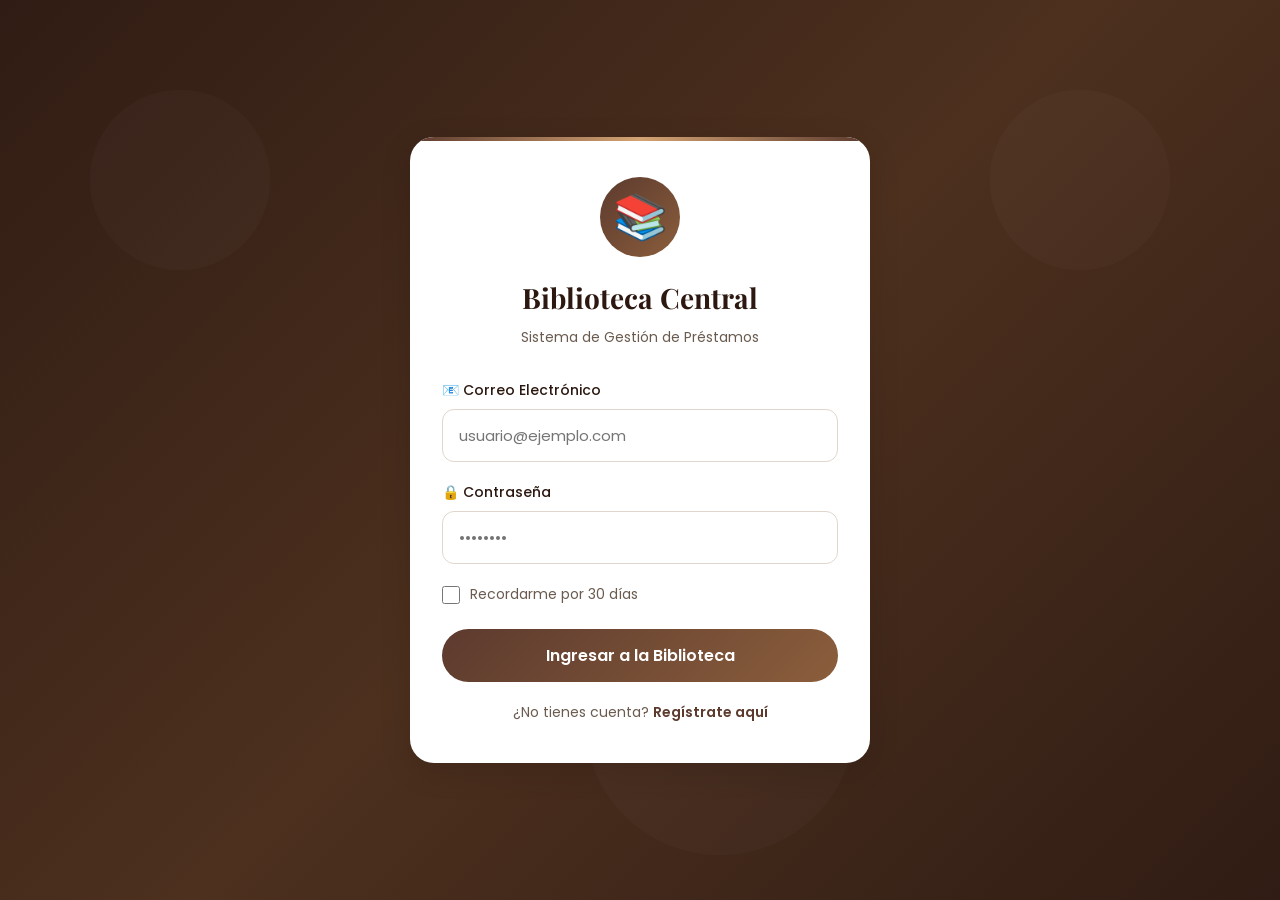
<file: index.html>
<!DOCTYPE html>
<html lang="es">
<head>
    <meta charset="UTF-8">
    <meta name="viewport" content="width=device-width, initial-scale=1.0, user-scalable=yes">
    <title>Biblioteca Virtual - Iniciar Sesión</title>
    <link rel="stylesheet" href="style.css">
    <link href="https://fonts.googleapis.com/css2?family=Playfair+Display:wght@400;700&family=Poppins:wght@300;400;500;600&display=swap" rel="stylesheet">
</head>
<body class="login-body">
    <div class="library-bg"></div>
    <div class="container login-container">
        <div class="login-card">
            <div class="library-icon">
                <span class="icon">📚</span>
            </div>
            <h1>Biblioteca Central</h1>
            <p class="subtitle">Sistema de Gestión de Préstamos</p>
            
            <form action="login.php" method="POST" class="login-form">
                <div class="input-group">
                    <label>📧 Correo Electrónico</label>
                    <input type="email" name="email" placeholder="usuario@ejemplo.com" required>
                </div>
                
                <div class="input-group">
                    <label>🔒 Contraseña</label>
                    <input type="password" name="password" placeholder="••••••••" required>
                </div>
                
                <div class="remember-group">
                    <label class="checkbox-label">
                        <input type="checkbox" name="recordar">
                        <span>Recordarme por 30 días</span>
                    </label>
                </div>
                
                <button type="submit" class="btn-login">
                    <span>Ingresar a la Biblioteca</span>
                </button>
            </form>
            
            <div class="register-link">
                ¿No tienes cuenta? <a href="registro.html">Regístrate aquí</a>
            </div>
        </div>
    </div>
</body>
</html>
</file>
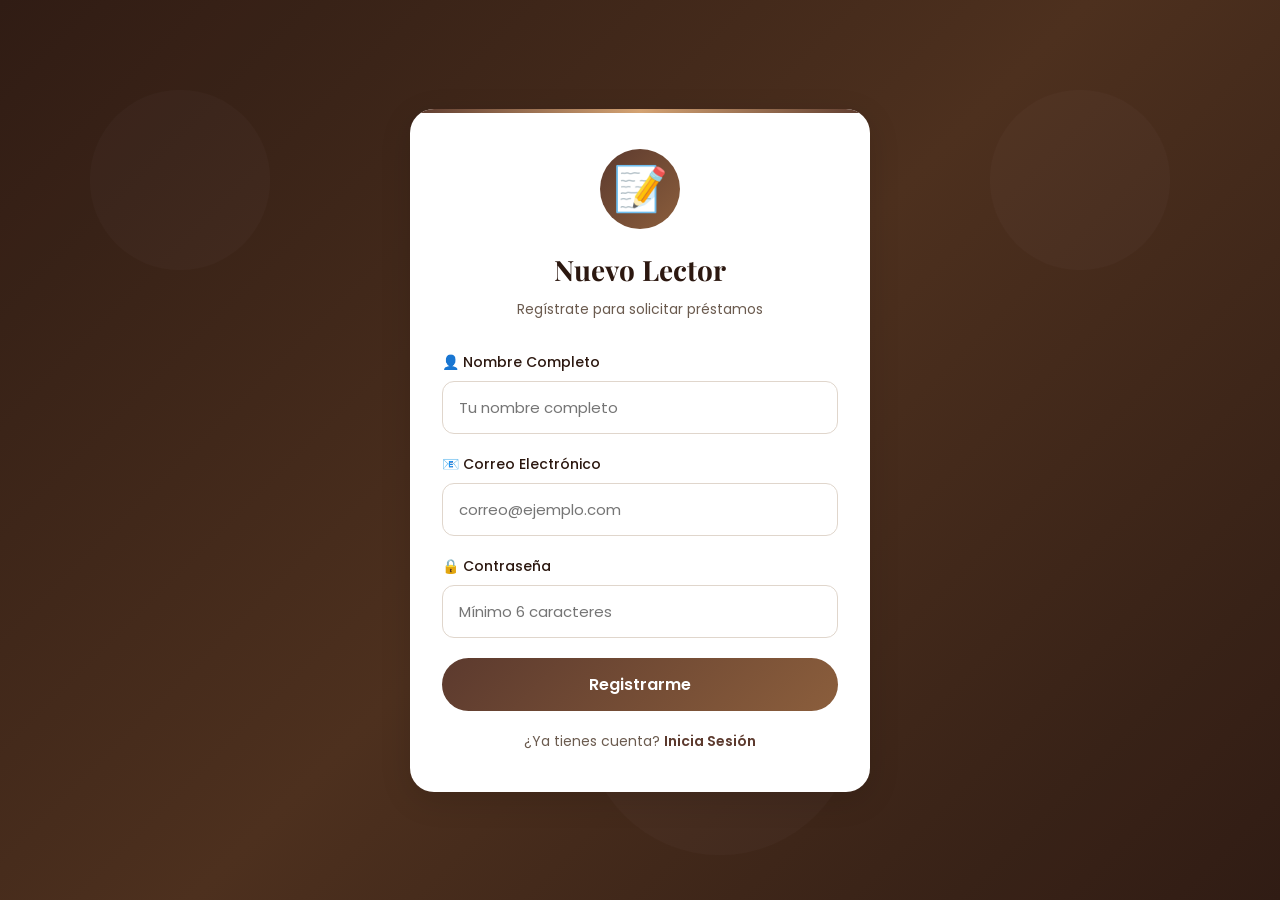
<file: registro.html>
<!DOCTYPE html>
<html lang="es">
<head>
    <meta charset="UTF-8">
    <meta name="viewport" content="width=device-width, initial-scale=1.0">
    <title>Biblioteca Central - Registro</title>
    <link rel="stylesheet" href="style.css">
    <link href="https://fonts.googleapis.com/css2?family=Playfair+Display:wght@400;700&family=Poppins:wght@300;400;500;600&display=swap" rel="stylesheet">
</head>
<body class="login-body">
    <div class="library-bg"></div>
    <div class="container login-container">
        <div class="login-card">
            <div class="library-icon">
                <span class="icon">📝</span>
            </div>
            <h1>Nuevo Lector</h1>
            <p class="subtitle">Regístrate para solicitar préstamos</p>
            
            <form action="registrar_usuario.php" method="POST" class="login-form">
                <div class="input-group">
                    <label>👤 Nombre Completo</label>
                    <input type="text" name="nombre" placeholder="Tu nombre completo" required>
                </div>
                
                <div class="input-group">
                    <label>📧 Correo Electrónico</label>
                    <input type="email" name="email" placeholder="correo@ejemplo.com" required>
                </div>
                
                <div class="input-group">
                    <label>🔒 Contraseña</label>
                    <input type="password" name="password" placeholder="Mínimo 6 caracteres" required>
                </div>
                
                <button type="submit" class="btn-login">
                    <span>Registrarme</span>
                </button>
            </form>
            
            <div class="register-link">
                ¿Ya tienes cuenta? <a href="index.html">Inicia Sesión</a>
            </div>
        </div>
    </div>
</body>
</html>
</file>
<file: style.css>
/* ===== RESET Y VARIABLES ===== */
* {
    margin: 0;
    padding: 0;
    box-sizing: border-box;
}

:root {
    --primary-dark: #2C1810;
    --primary: #5C3A2E;
    --primary-light: #8B5E3C;
    --secondary: #D4A373;
    --accent: #E6B17E;
    --background: #F9F6F0;
    --surface: #FFFFFF;
    --text-dark: #2C1810;
    --text-muted: #6B5B4F;
    --success: #2E7D32;
    --warning: #F57C00;
    --error: #D32F2F;
    --border: #E0D6CC;
    --shadow-sm: 0 2px 8px rgba(0,0,0,0.05);
    --shadow-md: 0 4px 16px rgba(0,0,0,0.08);
    --shadow-lg: 0 8px 32px rgba(0,0,0,0.12);
    --font-serif: 'Playfair Display', serif;
    --font-sans: 'Poppins', sans-serif;
}

body {
    font-family: var(--font-sans);
    background: var(--background);
    color: var(--text-dark);
    line-height: 1.5;
}

/* ===== FONDO DE BIBLIOTECA ===== */
.login-body {
    background: linear-gradient(135deg, #2C1810 0%, #4A2C1A 50%, #2C1810 100%);
    position: relative;
    min-height: 100vh;
}

.library-bg {
    position: fixed;
    top: 0;
    left: 0;
    width: 100%;
    height: 100%;
    background-image: url('data:image/svg+xml,<svg xmlns="http://www.w3.org/2000/svg" viewBox="0 0 1000 1000"><rect fill="rgba(255,255,255,0.02)" width="1000" height="1000"/><path fill="rgba(255,255,255,0.03)" d="M0,0 L1000,1000 M1000,0 L0,1000"/><circle fill="rgba(255,255,255,0.02)" cx="200" cy="200" r="100"/><circle fill="rgba(255,255,255,0.02)" cx="800" cy="800" r="150"/></svg>');
    background-repeat: repeat;
    pointer-events: none;
}

/* ===== LOGIN Y REGISTRO ===== */
.login-container {
    display: flex;
    justify-content: center;
    align-items: center;
    min-height: 100vh;
    padding: 20px;
    position: relative;
    z-index: 1;
}

.login-card {
    background: var(--surface);
    border-radius: 24px;
    padding: 40px 32px;
    width: 100%;
    max-width: 460px;
    box-shadow: var(--shadow-lg);
    text-align: center;
    position: relative;
    overflow: hidden;
}

.login-card::before {
    content: '';
    position: absolute;
    top: 0;
    left: 0;
    right: 0;
    height: 4px;
    background: linear-gradient(90deg, var(--primary), var(--secondary), var(--primary));
}

.library-icon {
    background: linear-gradient(135deg, var(--primary), var(--primary-light));
    width: 80px;
    height: 80px;
    border-radius: 50%;
    display: flex;
    align-items: center;
    justify-content: center;
    margin: 0 auto 20px;
}

.library-icon .icon {
    font-size: 44px;
}

.login-card h1 {
    font-family: var(--font-serif);
    font-size: 28px;
    color: var(--primary-dark);
    margin-bottom: 8px;
}

.subtitle {
    color: var(--text-muted);
    font-size: 14px;
    margin-bottom: 32px;
}

.login-form {
    text-align: left;
}

.input-group {
    margin-bottom: 20px;
}

.input-group label {
    display: block;
    font-weight: 500;
    font-size: 14px;
    color: var(--text-dark);
    margin-bottom: 8px;
}

.input-group input {
    width: 100%;
    padding: 14px 16px;
    border: 1.5px solid var(--border);
    border-radius: 12px;
    font-size: 15px;
    font-family: var(--font-sans);
    transition: all 0.2s ease;
    background: var(--surface);
}

.input-group input:focus {
    outline: none;
    border-color: var(--primary-light);
    box-shadow: 0 0 0 3px rgba(139, 94, 60, 0.1);
}

.remember-group {
    margin: 16px 0 24px;
}

.checkbox-label {
    display: flex;
    align-items: center;
    gap: 10px;
    cursor: pointer;
    font-size: 14px;
    color: var(--text-muted);
}

.checkbox-label input {
    width: 18px;
    height: 18px;
    cursor: pointer;
    accent-color: var(--primary);
}

.btn-login {
    width: 100%;
    padding: 14px;
    background: linear-gradient(135deg, var(--primary), var(--primary-light));
    color: white;
    border: none;
    border-radius: 40px;
    font-size: 16px;
    font-weight: 600;
    cursor: pointer;
    transition: all 0.2s ease;
    font-family: var(--font-sans);
    margin-bottom: 20px;
}

.btn-login:hover {
    transform: translateY(-2px);
    box-shadow: 0 6px 20px rgba(44, 24, 16, 0.3);
}

.register-link {
    text-align: center;
    font-size: 14px;
    color: var(--text-muted);
}

.register-link a {
    color: var(--primary);
    text-decoration: none;
    font-weight: 600;
}

.register-link a:hover {
    text-decoration: underline;
}

/* ===== DASHBOARD LAYOUT ===== */
.app-container {
    display: flex;
    min-height: 100vh;
}

/* Sidebar */
.sidebar-library {
    width: 280px;
    background: var(--surface);
    border-right: 1px solid var(--border);
    display: flex;
    flex-direction: column;
    position: fixed;
    height: 100vh;
    left: 0;
    top: 0;
    overflow-y: auto;
    z-index: 100;
}

.sidebar-header {
    padding: 28px 20px;
    border-bottom: 1px solid var(--border);
}

.logo {
    display: flex;
    align-items: center;
    gap: 12px;
    margin-bottom: 24px;
}

.logo-icon {
    font-size: 32px;
}

.logo-text {
    font-family: var(--font-serif);
    font-size: 22px;
    font-weight: 700;
    color: var(--primary-dark);
}

.user-badge {
    background: linear-gradient(135deg, var(--background), #F0E8E0);
    border-radius: 16px;
    padding: 12px;
    text-align: center;
}

.user-role {
    display: block;
    font-size: 11px;
    font-weight: 500;
    color: var(--secondary);
    text-transform: uppercase;
    letter-spacing: 1px;
    margin-bottom: 4px;
}

.user-name {
    display: block;
    font-weight: 600;
    font-size: 15px;
    color: var(--text-dark);
}

.admin-badge .user-role {
    color: var(--error);
}

.sidebar-nav {
    flex: 1;
    padding: 20px 16px;
    display: flex;
    flex-direction: column;
    gap: 8px;
}

.nav-item {
    display: flex;
    align-items: center;
    gap: 14px;
    padding: 12px 16px;
    border-radius: 12px;
    text-decoration: none;
    color: var(--text-muted);
    font-weight: 500;
    transition: all 0.2s ease;
}

.nav-icon {
    font-size: 20px;
}

.nav-item:hover {
    background: var(--background);
    color: var(--primary);
}

.nav-item.active {
    background: linear-gradient(135deg, var(--primary), var(--primary-light));
    color: white;
}

.logout-btn {
    margin-top: auto;
    border-top: 1px solid var(--border);
    border-radius: 0;
    padding-top: 20px;
    color: var(--error);
}

.logout-btn:hover {
    background: rgba(211, 47, 47, 0.1);
    color: var(--error);
}

/* Main Content */
.main-content {
    flex: 1;
    margin-left: 280px;
    padding: 32px 40px;
}

.content-header {
    margin-bottom: 32px;
}

.content-header h1 {
    font-family: var(--font-serif);
    font-size: 32px;
    color: var(--text-dark);
    margin-bottom: 8px;
}

.content-header p {
    color: var(--text-muted);
    font-size: 16px;
}

/* Cards */
.cards-grid {
    display: grid;
    grid-template-columns: repeat(auto-fit, minmax(280px, 1fr));
    gap: 24px;
}

.library-card {
    background: var(--surface);
    border-radius: 20px;
    padding: 24px;
    box-shadow: var(--shadow-md);
    transition: transform 0.2s ease, box-shadow 0.2s ease;
}

.library-card:hover {
    transform: translateY(-4px);
    box-shadow: var(--shadow-lg);
}

.card-icon {
    font-size: 48px;
    margin-bottom: 16px;
}

.library-card h3 {
    font-family: var(--font-serif);
    font-size: 20px;
    margin-bottom: 12px;
    color: var(--text-dark);
}

.library-card p {
    color: var(--text-muted);
    font-size: 14px;
    margin-bottom: 20px;
    line-height: 1.5;
}

.card-btn {
    display: inline-block;
    padding: 10px 20px;
    background: var(--background);
    color: var(--primary);
    text-decoration: none;
    border-radius: 30px;
    font-weight: 500;
    font-size: 14px;
    transition: all 0.2s ease;
}

.card-btn:hover {
    background: var(--primary);
    color: white;
}

/* Formularios internos */
.form-card form {
    display: flex;
    flex-wrap: wrap;
    gap: 16px;
    align-items: flex-end;
}

.form-card select,
.form-card input {
    flex: 1;
    min-width: 200px;
    padding: 12px 16px;
    border: 1.5px solid var(--border);
    border-radius: 12px;
    font-family: var(--font-sans);
    font-size: 14px;
    background: var(--surface);
}

.form-card select:focus,
.form-card input:focus {
    outline: none;
    border-color: var(--primary-light);
}

.btn-primary {
    padding: 12px 24px;
    background: linear-gradient(135deg, var(--primary), var(--primary-light));
    color: white;
    border: none;
    border-radius: 40px;
    font-weight: 600;
    cursor: pointer;
    transition: all 0.2s ease;
}

.btn-primary:hover {
    transform: translateY(-2px);
    box-shadow: 0 4px 12px rgba(92, 58, 46, 0.3);
}

/* Tablas */
.table-responsive {
    overflow-x: auto;
    margin-top: 16px;
}

.library-table {
    width: 100%;
    border-collapse: collapse;
}

.library-table th {
    text-align: left;
    padding: 14px 12px;
    background: var(--background);
    font-weight: 600;
    font-size: 13px;
    color: var(--text-dark);
    border-bottom: 2px solid var(--border);
}

.library-table td {
    padding: 14px 12px;
    border-bottom: 1px solid var(--border);
    color: var(--text-dark);
    font-size: 14px;
}

.status-badge {
    display: inline-block;
    padding: 4px 12px;
    border-radius: 30px;
    font-size: 12px;
    font-weight: 500;
}

.status-activo {
    background: #FFF3E0;
    color: var(--warning);
}

.status-devuelto {
    background: #E8F5E9;
    color: var(--success);
}

.status-vencido {
    background: #FFEBEE;
    color: var(--error);
}

.empty-message {
    text-align: center;
    color: var(--text-muted);
    padding: 40px;
}

/* Botón eliminar en tablas */
.btn-delete {
    background: var(--error);
    color: white;
    padding: 6px 12px;
    border-radius: 8px;
    text-decoration: none;
    font-size: 12px;
    transition: background 0.2s;
}

.btn-delete:hover {
    background: #B71C1C;
}

/* ===== RESPONSIVE ===== */
@media (max-width: 768px) {
    .sidebar-library {
        width: 72px;
        transition: width 0.2s ease;
    }
    
    .sidebar-library .logo-text,
    .sidebar-library .user-badge span:not(.user-role) {
        display: none;
    }
    
    .sidebar-library .user-badge {
        background: transparent;
        padding: 8px;
    }
    
    .sidebar-library .user-role {
        font-size: 9px;
    }
    
    .sidebar-library .user-name {
        display: none;
    }
    
    .sidebar-library .nav-item span:last-child {
        display: none;
    }
    
    .sidebar-library .nav-item {
        justify-content: center;
        padding: 12px;
    }
    
    .nav-icon {
        font-size: 22px;
    }
    
    .main-content {
        margin-left: 72px;
        padding: 20px;
    }
    
    .content-header h1 {
        font-size: 24px;
    }
    
    .cards-grid {
        grid-template-columns: 1fr;
    }
    
    .form-card form {
        flex-direction: column;
    }
    
    .form-card select,
    .form-card input,
    .btn-primary {
        width: 100%;
    }
    
    .login-card {
        padding: 32px 20px;
        margin: 16px;
    }
    
    .login-card h1 {
        font-size: 24px;
    }
}

@media (max-width: 480px) {
    .main-content {
        padding: 16px;
    }
    
    .library-card {
        padding: 20px;
    }
    
    .library-table th,
    .library-table td {
        padding: 10px 8px;
        font-size: 12px;
    }
}
</file>
